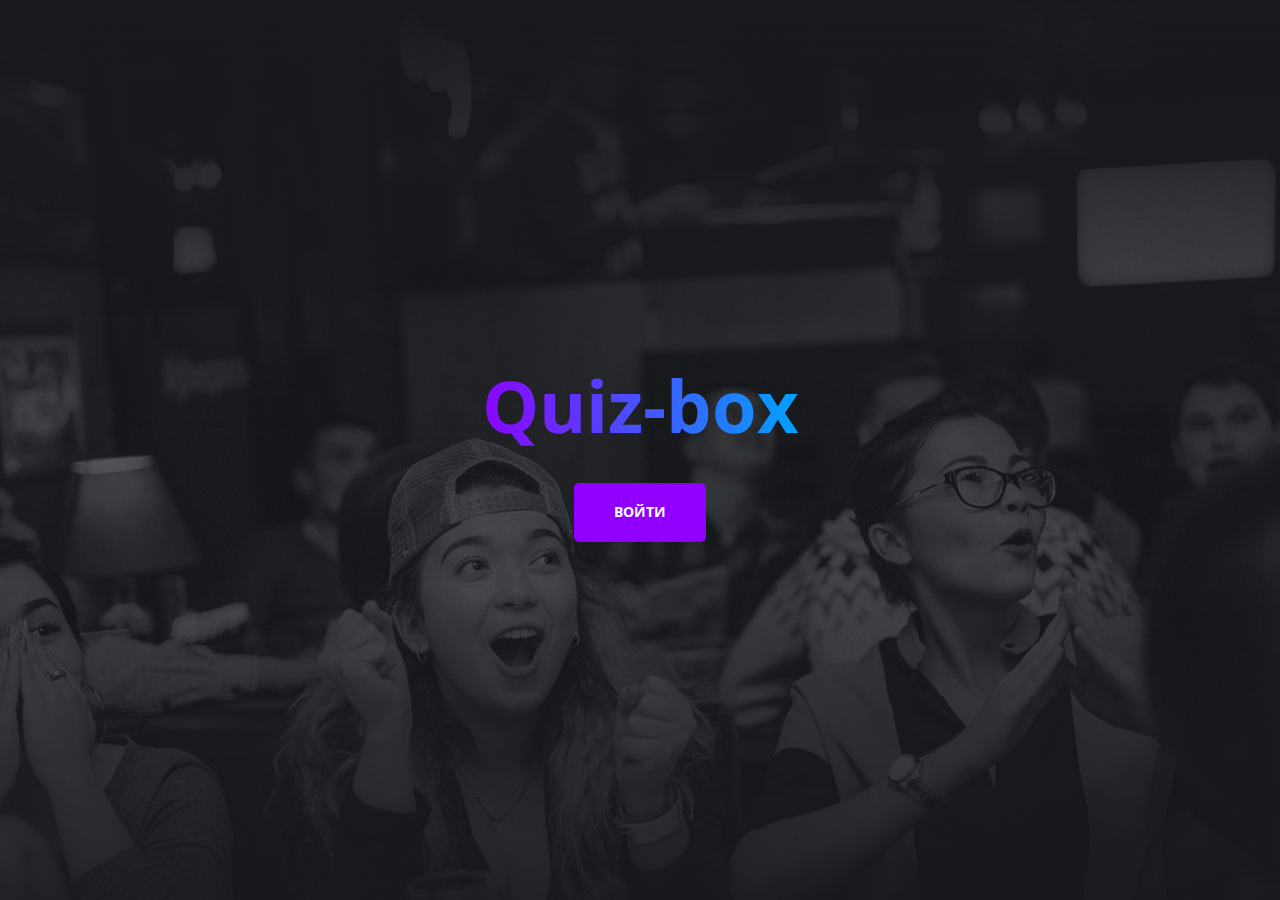
<file: index.html>
<!DOCTYPE html>
<html lang="en">
<head>
    <meta charset="UTF-8">
    <meta http-equiv="X-UA-Compatible" content="IE=edge">
    <meta name="viewport" content="width=device-width, initial-scale=1.0">
    <title>Приветственная страница | Quiz-box</title>
    <link rel="stylesheet" href="./style/main.css">
</head>
<body>
    <div class="wrapper wrapper--hello">
        <section class="hello">
            <h1 class="logo logo--hello">Quiz-box</h1>
            <a href="./main.html" class="button">Войти</a>
        </section>
    </div>
</body>
</html>
</file>
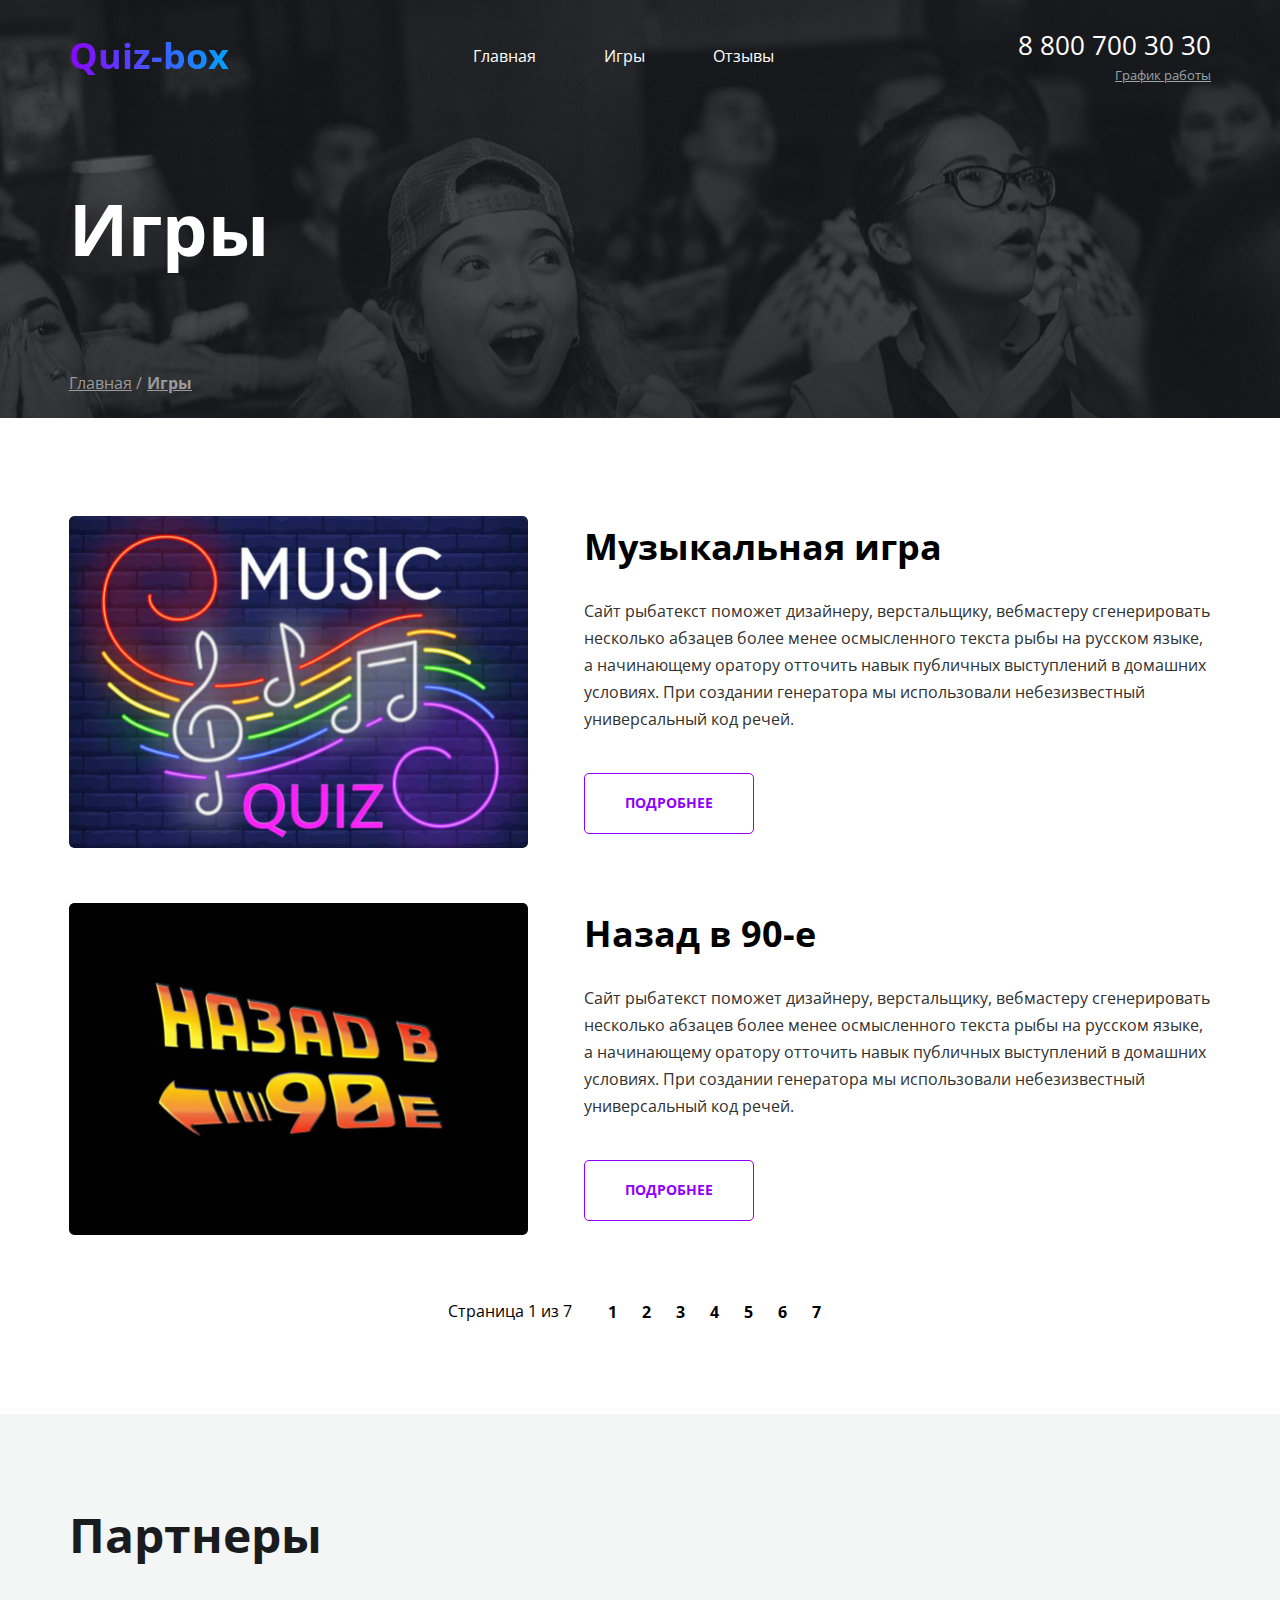
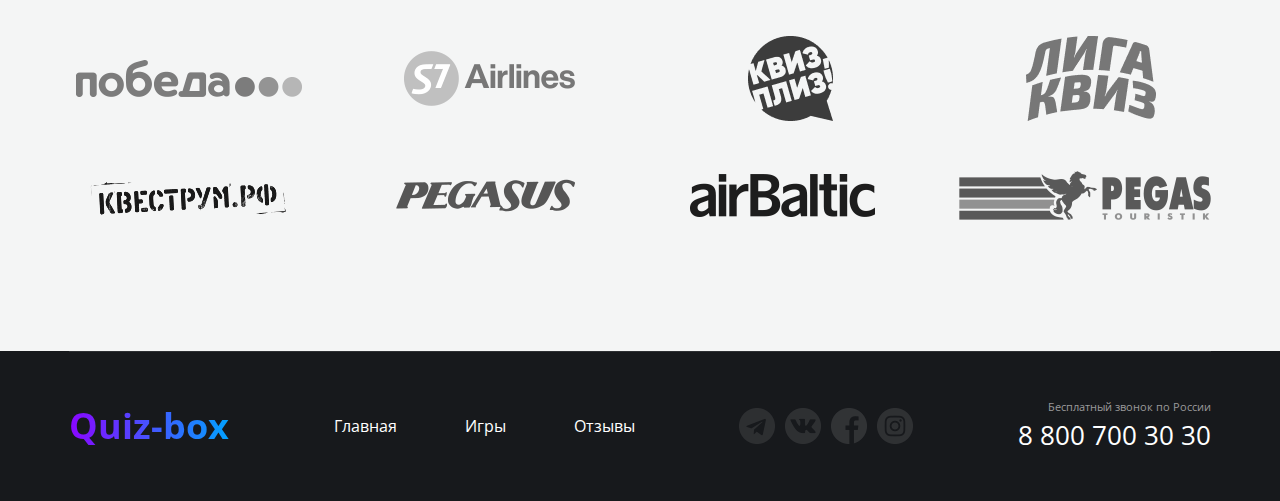
<file: games.html>
<!DOCTYPE html>
<html lang="ru">

<head>
    <meta charset="UTF-8">
    <meta http-equiv="X-UA-Compatible" content="IE=edge">
    <meta name="viewport" content="width=device-width, initial-scale=1.0">
    <title>Игры | Quiz-box</title>
    <link rel="stylesheet" href="style/main.css">
</head>

<body>
    <div class="wrapper">
        <div class="wrapper__content">
            <section class="top-line">
                <div class="container top-line__container">
                    <header class="header">
                        <a href="./main.html" class="logo">Quiz-box</a>
                        <nav class="menu">
                            <ul class="menu__list">
                                <li class="menu__item"><a href="./main.html" class="menu__link">Главная</a></li>
                                <li class="menu__item"><a href="./games.html" class="menu__link">Игры</a></li>
                                <li class="menu__item"><a href="./reviews.html" class="menu__link">Отзывы</a></li>
                            </ul>
                        </nav>
                        <address class="contacts">
                            <a href="tel:88007003030" class="contacts__number">8 800 700 30 30</a>
                            <div class="contacts__dropdown">
                                <div class="contacts__dropdown-title">График работы</div>
                                <div class="contacts__dropdown-desc">
                                    <p>
                                        <span class="contacts__dropdown-desc--bold">пн-вс: 09:00 - 20:00</span>
                                    </p>
                                    <p>
                                        Обед: 14:00-14:30
                                    </p>
                                </div>
                            </div>
                        </address>
                    </header>
                    <h1 class="top-line__title">Игры</h1>
                    <nav class="breadcrumbs">
                        <ul class="breadcrumbs__list">
                            <li class="breadcrumbs__item"><a href="./main.html" class="breadcrumbs__link">Главная</a>
                            </li>
                            <li class="breadcrumbs__item"><a href="./games.html"
                                    class="breadcrumbs__link breadcrumbs__link--active">Игры</a></li>
                        </ul>
                    </nav>
                </div>
            </section>

            <main class="page-content">
                <section class="games">
                    <div class="container">
                        <ul class="games__list">
                            <li class="game games__item">
                                <div class="game__img">
                                    <img src="img/games/game-1.png" alt="Picture Music Quiz" class="game__pic">
                                </div>
                                <div class="game__content">
                                    <h2 class="game__title">Музыкальная игра</h2>
                                    <div class="game__desc">
                                        <p>Сайт рыбатекст поможет дизайнеру, верстальщику, вебмастеру сгенерировать несколько абзацев более менее осмысленного текста рыбы на русском языке, а начинающему оратору отточить навык публичных выступлений в домашних условиях. При создании генератора мы использовали небезизвестный универсальный код речей.</p>
                                    </div>
                                    <a href="" class="button button--game">Подробнее</a>
                                </div>
                            </li>
                            <li class="game games__item">
                                <div class="game__img">
                                    <img src="img/games/game-2.png" alt="Picture Back to the 90" class="game__pic">
                                </div>
                                <div class="game__content">
                                    <h2 class="game__title">Назад в 90-е</h2>
                                    <div class="game__desc">
                                        <p>Сайт рыбатекст поможет дизайнеру, верстальщику, вебмастеру сгенерировать несколько абзацев более менее осмысленного текста рыбы на русском языке, а начинающему оратору отточить навык публичных выступлений в домашних условиях. При создании генератора мы использовали небезизвестный универсальный код речей.</p>
                                    </div>
                                    <a href="" class="button button--game">Подробнее</a>
                                </div>
                            </li>
                        </ul>
                        <div class="paginator">
                            <span class="paginator__display">Страница 1 из 7</span>
                            <ul class="paginator__list">
                                <li class="paginator__item">1</li>
                                <li class="paginator__item">2</li>
                                <li class="paginator__item">3</li>
                                <li class="paginator__item">4</li>
                                <li class="paginator__item">5</li>
                                <li class="paginator__item">6</li>
                                <li class="paginator__item">7</li>
                            </ul>
                        </div>
                    </div>
                </section>
                <section class="partners">
                    <div class="container">
                        <h2 class="partners__title">Партнеры</h2>
                        <ul class="partners__list">
                            <li class="partners__item"><a href="#" class="partners__link"><img src="./img/games/partners-logo/pobeda.png" alt="Logo Winner" class="partners__logo"></a></li>
                            <li class="partners__item"><a href="#" class="partners__link"><img src="./img/games/partners-logo/s7.png" alt="Logo S7 Airlines" class="partners__logo"></a></li>
                            <li class="partners__item"><a href="#" class="partners__link"><img src="./img/games/partners-logo/Vector.png" alt="Logo Quiz-Please!" class="partners__logo"></a></li>
                            <li class="partners__item"><a href="#" class="partners__link"><img src="./img/games/partners-logo/league_quiz.png" alt="Logo League Quiz" class="partners__logo"></a></li>
                            <li class="partners__item"><a href="#" class="partners__link"><img src="./img/games/partners-logo/questroom.png" alt="Logo questroom.rf" class="partners__logo"></a></li>
                            <li class="partners__item"><a href="#" class="partners__link"><img src="./img/games/partners-logo/pegasus.png" alt="Logo Pegasus" class="partners__logo"></a></li>
                            <li class="partners__item"><a href="#" class="partners__link"><img src="./img/games/partners-logo/airbaltic.png" alt="logo airBaltic" class="partners__logo"></a></li>
                            <li class="partners__item"><a href="#" class="partners__link"><img src="./img/games/partners-logo/pegas.png" alt="Logo Pegas" class="partners__logo"></a></li>
                        </ul>
                    </div>
                </section>
            </main>

        </div>

        <footer class="footer">
            <div class="container footer__container">
                <a href="./main.html" class="logo">Quiz-box</a>
                <nav class="menu">
                    <ul class="menu__list">
                        <li class="menu__item"><a href="./main.html" class="menu__link">Главная</a></li>
                        <li class="menu__item"><a href="./games.html" class="menu__link">Игры</a></li>
                        <li class="menu__item"><a href="./reviews.html" class="menu__link">Отзывы</a></li>
                    </ul>
                </nav>
                <div class="social">
                    <ul class="social__list">
                        <li class="social__item"><a href="#" class="social__link social__link--telegram"></a></li>
                        <li class="social__item"><a href="#" class="social__link social__link--vk"></a></li>
                        <li class="social__item"><a href="#" class="social__link social__link--facebook"></a></li>
                        <li class="social__item"><a href="#" class="social__link social__link--instagram"></a></li>
                    </ul>
                </div>
                <address class="contacts">
                    <div class="contacts__info">Бесплатный звонок по России</div>
                    <a href="tel:88007003030" class="contacts__number">8 800 700 30 30</a>
                </address>
            </div>
        </footer>

    </div>

</body>

</html>
</file>
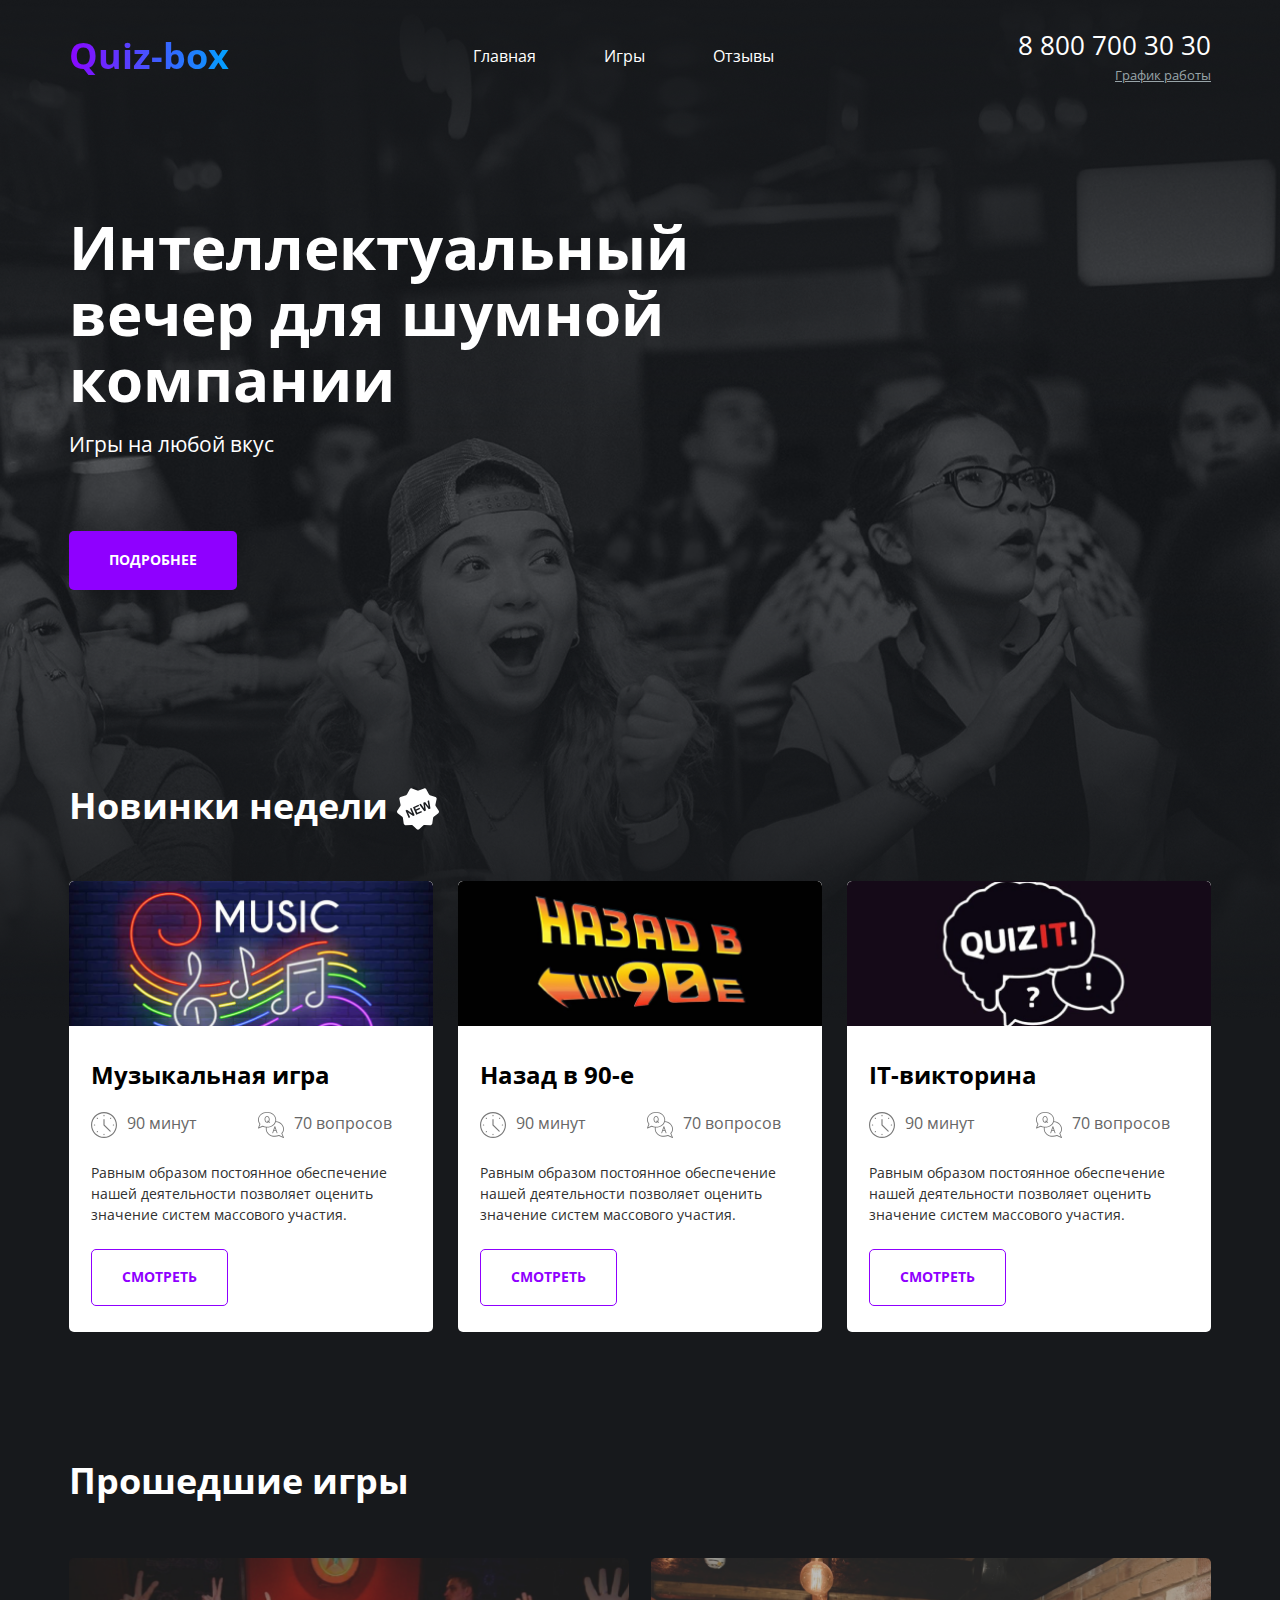
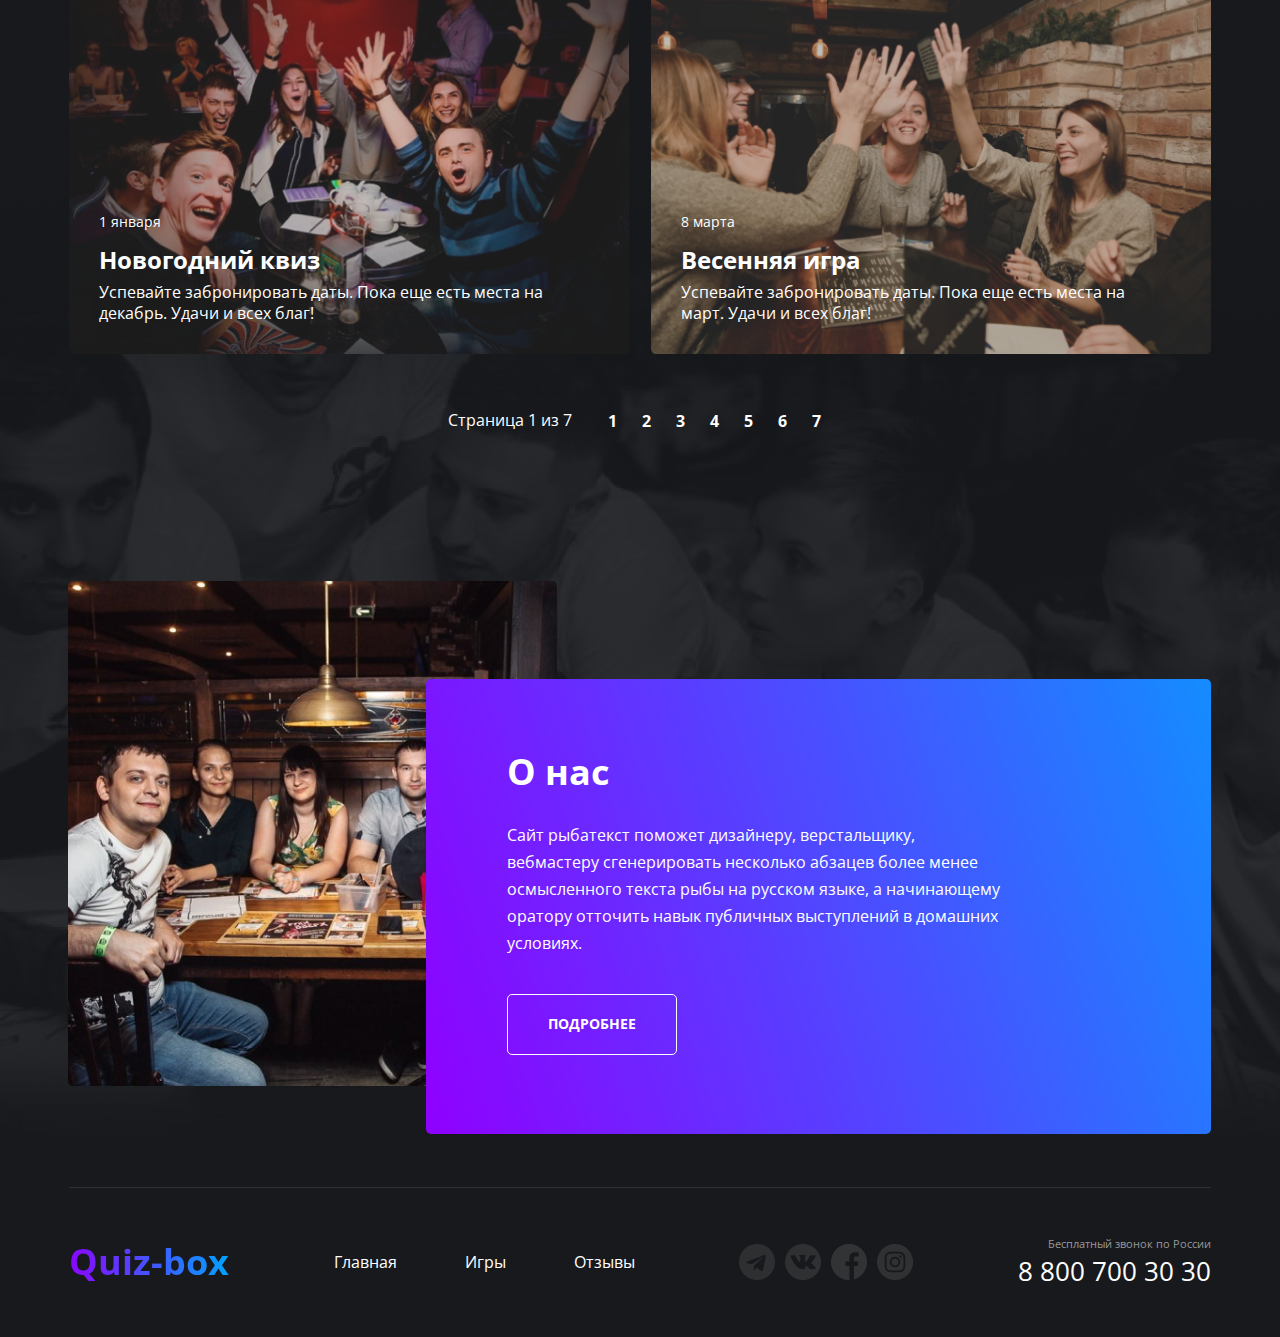
<file: main.html>
<!DOCTYPE html>
<html lang="ru">

<head>
    <meta charset="UTF-8">
    <meta http-equiv="X-UA-Compatible" content="IE=edge">
    <meta name="viewport" content="width=device-width, initial-scale=1.0">
    <title>Интеллектуальный вечер для шумной компании | Quiz-box</title>
    <link rel="stylesheet" href="style/main.css">
</head>

<body>
    <div class="wrapper wrapper--main">
        <div class="wrapper__content">
            <section class="hero">
                <div class="container hero__container">
                    <header class="header">
                        <a href="./main.html" class="logo">Quiz-box</a>
                        <nav class="menu">
                            <ul class="menu__list">
                                <li class="menu__item"><a href="./main.html" class="menu__link">Главная</a></li>
                                <li class="menu__item"><a href="./games.html" class="menu__link">Игры</a></li>
                                <li class="menu__item"><a href="./reviews.html" class="menu__link">Отзывы</a></li>
                            </ul>
                        </nav>
                        <address class="contacts">
                            <a href="tel:88007003030" class="contacts__number">8 800 700 30 30</a>
                            <div class="contacts__dropdown">
                                <div class="contacts__dropdown-title">График работы</div>
                                <div class="contacts__dropdown-desc">
                                    <p>
                                        <span class="contacts__dropdown-desc--bold">пн-вс: 09:00 - 20:00</span>
                                    </p>
                                    <p>
                                        Обед: 14:00-14:30
                                    </p>
                                </div>
                            </div>
                        </address>
                    </header>
                    <div class="hero__content">
                        <h1 class="hero__title">Интеллектуальный вечер для шумной компании</h1>
                        <h2 class="hero__subtitle">Игры на любой вкус</h2>
                        <a href="#" class="button">Подробнее</a>
                    </div>
                </div>
            </section>

            <main class="page-content">
                <section class="newest">
                    <div class="container">
                        <h2 class="title title--new">Новинки недели</h2>
                        <ul class="cards">
                            <li class="card cards__item">
                                <img src="./img/main/thumb-1.png" alt="Thumb Music Quiz" class="card__thumb">
                                <div class="card__content">
                                    <h3 class="card__title">Музыкальная игра</h3>
                                    <ul class="card__metas">
                                        <li class="card__meta card__meta--time">90 минут</li>
                                        <li class="card__meta card__meta--qa">70 вопросов</li>
                                    </ul>
                                    <div class="card__desc">
                                        <p>
                                            Равным образом постоянное обеспечение нашей деятельности позволяет оценить значение систем массового участия.
                                        </p>
                                    </div>
                                    <a href="#" class="button button--empty">смотреть</a>
                                </div>
                            </li>
                            <li class="card cards__item">
                                <img src="./img/main/thumb-2.png" alt="Thumb Back to the 90" class="card__thumb">
                                <div class="card__content">
                                    <h3 class="card__title">Назад в 90-е</h3>
                                    <ul class="card__metas">
                                        <li class="card__meta card__meta--time">90 минут</li>
                                        <li class="card__meta card__meta--qa">70 вопросов</li>
                                    </ul>
                                    <div class="card__desc">
                                        <p>
                                            Равным образом постоянное обеспечение нашей деятельности позволяет оценить значение систем массового участия.
                                        </p>
                                    </div>
                                    <a href="#" class="button button--empty">смотреть</a>
                                </div>
                            </li>
                            <li class="card cards__item">
                                <img src="./img/main/thumb-3.png" alt="Thumb IT-Quiz" class="card__thumb">
                                <div class="card__content">
                                    <h3 class="card__title">IT-викторина</h3>
                                    <ul class="card__metas">
                                        <li class="card__meta card__meta--time">90 минут</li>
                                        <li class="card__meta card__meta--qa">70 вопросов</li>
                                    </ul>
                                    <div class="card__desc">
                                        <p>
                                            Равным образом постоянное обеспечение нашей деятельности позволяет оценить значение систем массового участия.
                                        </p>
                                    </div>
                                    <a href="#" class="button button--empty">смотреть</a>
                                </div>
                            </li>
                        </ul>
                    </div>
                </section>

                <section class="completed">
                    <div class="container">
                        <h2 class="title title--completed">Прошедшие игры</h2>
                        <ul class="completed__list">
                            <li class="completed__item">
                                <img src="./img/main/completed-1.png" alt="New-Year Quiz" class="completed__img">
                                <div class="completed__content">
                                    <div class="completed__meta">1 января</div>
                                    <h3 class="completed__title">Новогодний квиз</h3>
                                    <div class="completed__desc">
                                        <p>
                                            Успевайте забронировать даты. Пока еще есть места на декабрь. Удачи и всех благ!
                                        </p>
                                    </div>
                                </div>
                            </li>
                            <li class="completed__item">
                                <img src="./img/main/completed-2.png" alt="Spring game quiz" class="completed__img">
                                <div class="completed__content">
                                    <div class="completed__meta">8 марта</div>
                                    <h3 class="completed__title">Весенняя игра</h3>
                                    <div class="completed__desc">
                                        <p>
                                            Успевайте забронировать даты. Пока еще есть места на март. Удачи и всех благ!
                                        </p>
                                    </div>
                                </div>
                            </li>
                        </ul>

                        <div class="paginator">
                            <span class="paginator__display">Страница 1 из 7</span>
                            <ul class="paginator__list">
                                <li class="paginator__item">1</li>
                                <li class="paginator__item">2</li>
                                <li class="paginator__item">3</li>
                                <li class="paginator__item">4</li>
                                <li class="paginator__item">5</li>
                                <li class="paginator__item">6</li>
                                <li class="paginator__item">7</li>
                            </ul>
                        </div>
                    </div>
                </section>

                <section class="about">
                    <div class="container about__container">
                        <div class="about__box">
                            <div class="about__content">
                                <h2 class="title title--about">О нас</h2>
                                <div class="about__desc">
                                    <p>
                                        Сайт рыбатекст поможет дизайнеру, верстальщику, вебмастеру сгенерировать несколько абзацев более менее осмысленного текста рыбы на русском языке, а начинающему оратору отточить навык публичных выступлений в домашних условиях.
                                    </p>
                                </div>
                                <a href="#" class="button button--white">Подробнее</a>
                            </div>
                        </div>
                    </div>
                </section>

            </main>
        </div>


        <footer class="footer">
            <div class="container footer__container">
                <a href="./main.html" class="logo">Quiz-box</a>
                <nav class="menu">
                    <ul class="menu__list">
                        <li class="menu__item"><a href="./main.html" class="menu__link">Главная</a></li>
                        <li class="menu__item"><a href="./games.html" class="menu__link">Игры</a></li>
                        <li class="menu__item"><a href="./reviews.html" class="menu__link">Отзывы</a></li>
                    </ul>
                </nav>
                <div class="social">
                    <ul class="social__list">
                        <li class="social__item"><a href="#" class="social__link social__link--telegram"></a></li>
                        <li class="social__item"><a href="#" class="social__link social__link--vk"></a></li>
                        <li class="social__item"><a href="#" class="social__link social__link--facebook"></a></li>
                        <li class="social__item"><a href="#" class="social__link social__link--instagram"></a></li>
                    </ul>
                </div>
                <address class="contacts">
                    <div class="contacts__info">Бесплатный звонок по России</div>
                    <a href="tel:88007003030" class="contacts__number">8 800 700 30 30</a>
                </address>
            </div>
        </footer>
    </div>
</body>

</html>
</file>
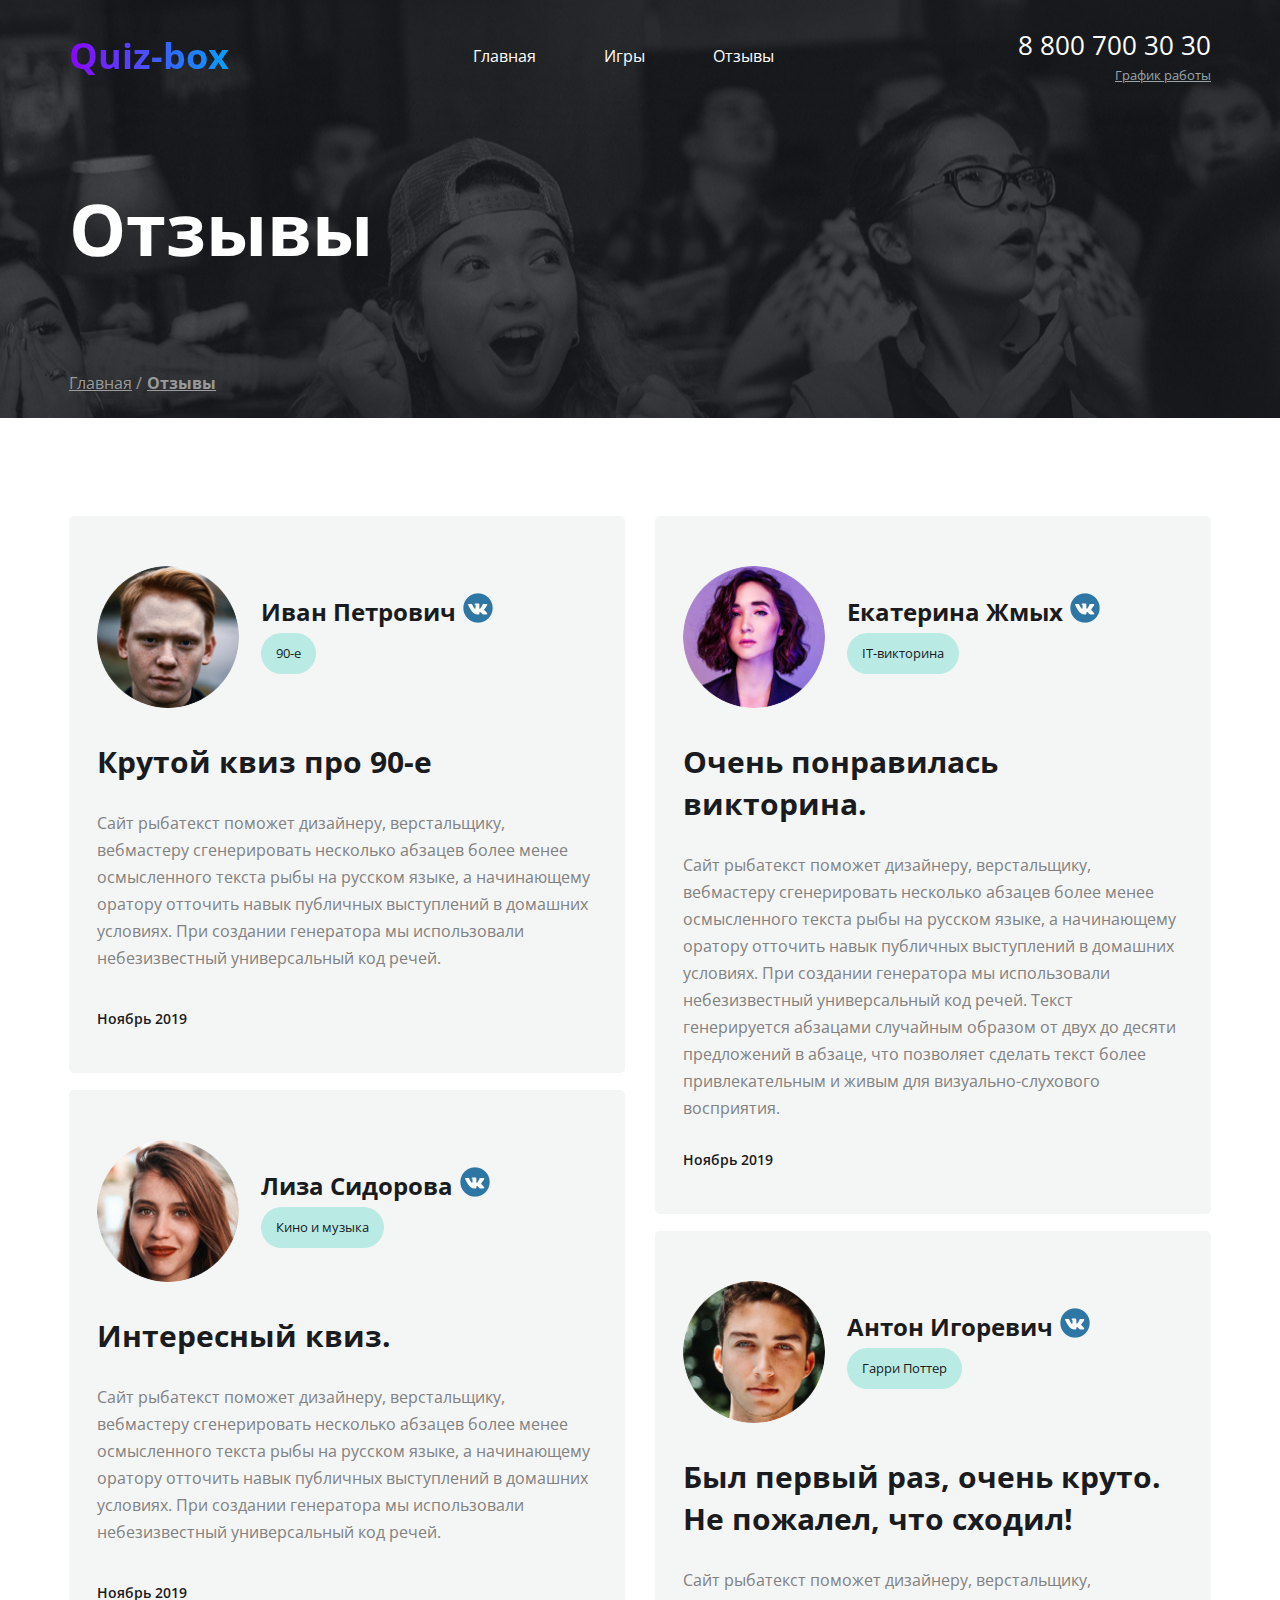
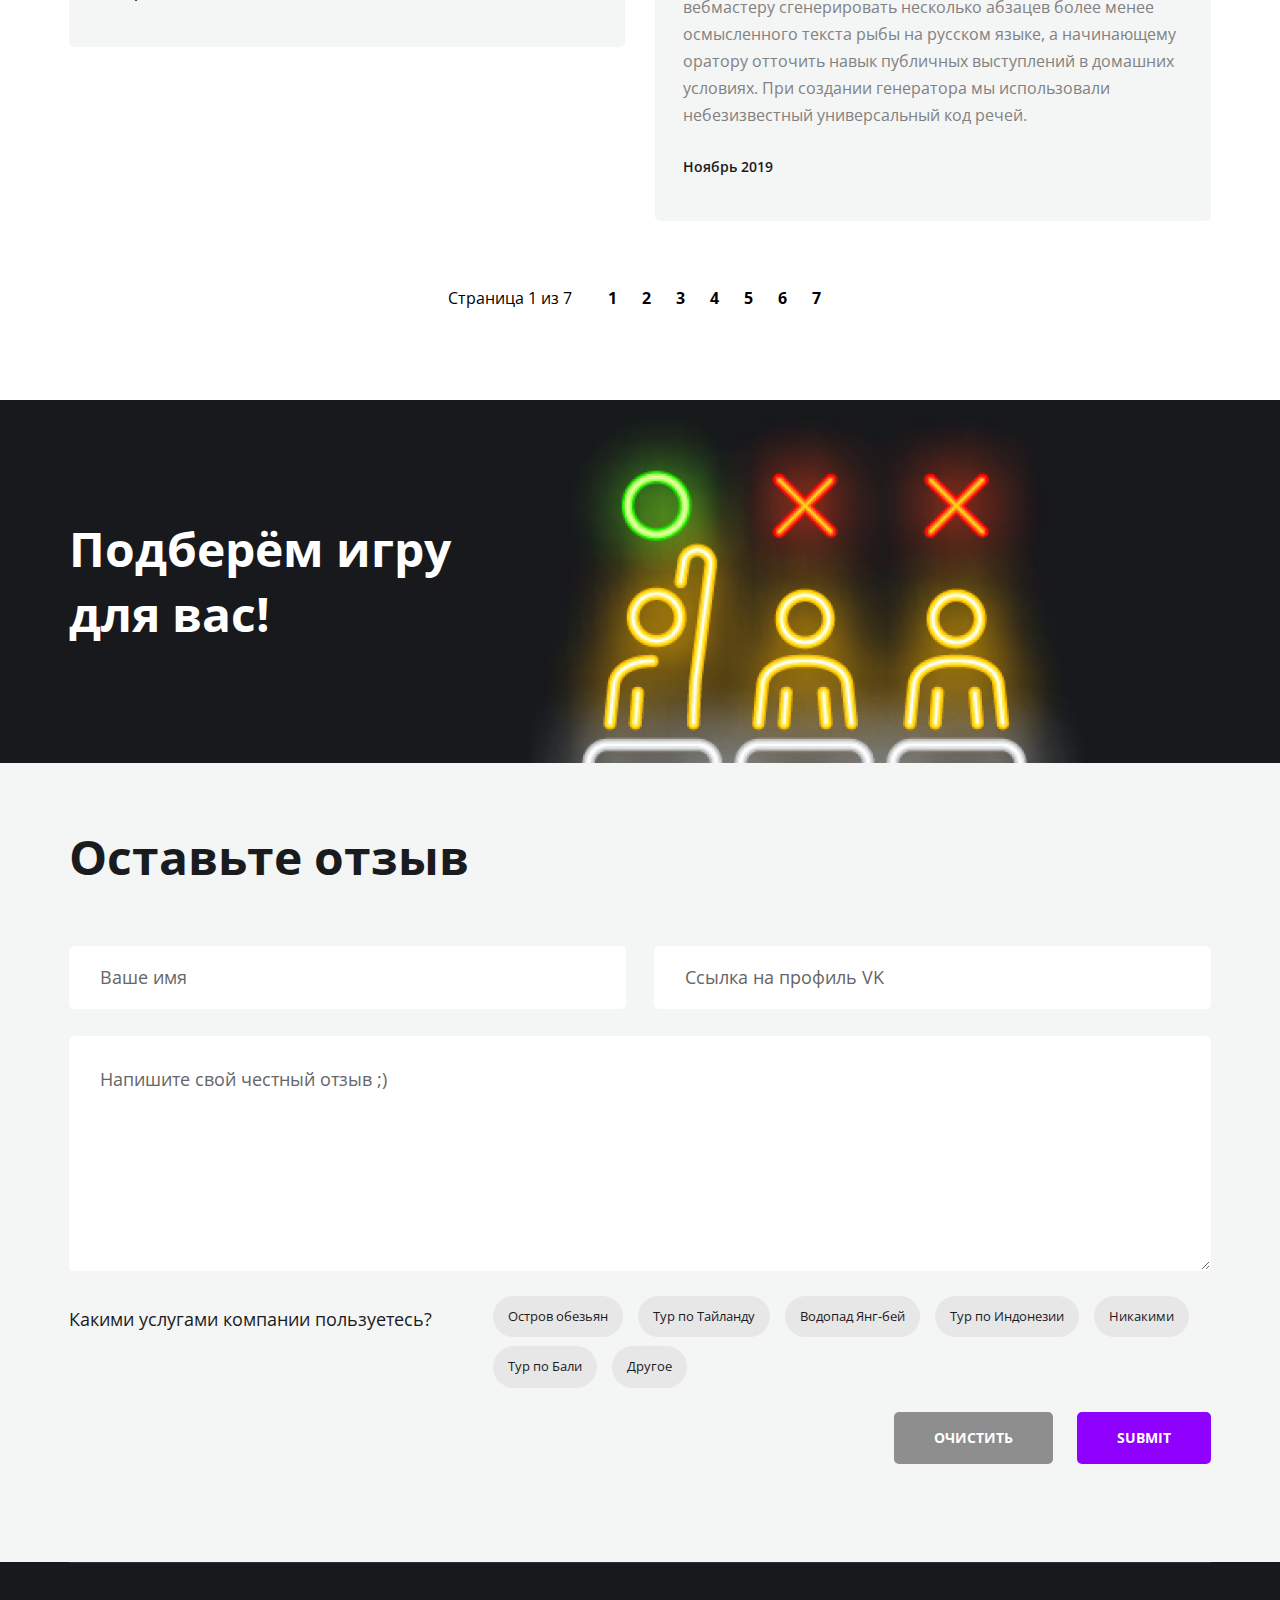
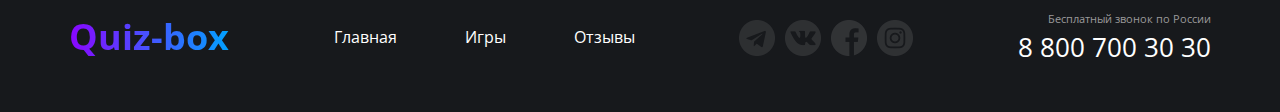
<file: reviews.html>
<!DOCTYPE html>
<html lang="ru">

<head>
    <meta charset="UTF-8">
    <meta http-equiv="X-UA-Compatible" content="IE=edge">
    <meta name="viewport" content="width=device-width, initial-scale=1.0">
    <title>Игры | Quiz-box</title>
    <link rel="stylesheet" href="style/main.css">
</head>

<body>
    <div class="wrapper">
        <div class="wrapper__content">
            <section class="top-line">
                <div class="container top-line__container">
                    <header class="header">
                        <a href="./main.html" class="logo">Quiz-box</a>
                        <nav class="menu">
                            <ul class="menu__list">
                                <li class="menu__item"><a href="./main.html" class="menu__link">Главная</a></li>
                                <li class="menu__item"><a href="./games.html" class="menu__link">Игры</a></li>
                                <li class="menu__item"><a href="./reviews.html" class="menu__link">Отзывы</a></li>
                            </ul>
                        </nav>
                        <address class="contacts">
                            <a href="tel:88007003030" class="contacts__number">8 800 700 30 30</a>
                            <div class="contacts__dropdown">
                                <div class="contacts__dropdown-title">График работы</div>
                                <div class="contacts__dropdown-desc">
                                    <p>
                                        <span class="contacts__dropdown-desc--bold">пн-вс: 09:00 - 20:00</span>
                                    </p>
                                    <p>
                                        Обед: 14:00-14:30
                                    </p>
                                </div>
                            </div>
                        </address>
                    </header>
                    <h1 class="top-line__title">Отзывы</h1>
                    <nav class="breadcrumbs">
                        <ul class="breadcrumbs__list">
                            <li class="breadcrumbs__item"><a href="./main.html" class="breadcrumbs__link">Главная</a>
                            </li>
                            <li class="breadcrumbs__item"><a href="./reviews.html"
                                    class="breadcrumbs__link breadcrumbs__link--active">Отзывы</a></li>
                        </ul>
                    </nav>
                </div>
            </section>

            <main class="page-content">
                <section class="review">
                    <div class="container review__container">
                        <h2 class="review__title" area-hidden="true">Отзывы пользователей</h2>
                        <ul class="reviews__list">

                            <li class="feedback reviews__item">
                                <div class="feedback__header">
                                    <div class="feedback__header-left">
                                        <img src="./img/reviews/avatar-ivan.png" alt="Photo Ivan Petrovich" class="feedback__avatar">
                                    </div>
                                    <div class="feedback__header-right">
                                        <a href="#" class="feedback__name feedback__name--vk">Иван Петрович</a>
                                        <ul class="feedback__tags">
                                            <li class="feedback__tag tag tag--active">90-е</li>
                                        </ul>
                                    </div>
                                </div>
                                <h3 class="feedback__title">Крутой квиз про 90-е</h3>
                                <div class="feedback__desc">
                                    <p>
                                        Сайт рыбатекст поможет дизайнеру, верстальщику, вебмастеру сгенерировать несколько абзацев более менее осмысленного текста рыбы на русском языке, а начинающему оратору отточить навык публичных выступлений в домашних условиях. При создании генератора мы использовали небезизвестный универсальный код речей.
                                    </p>
                                </div>
                                <div class="feedback__meta">Ноябрь 2019</div>
                            </li>

                            <li class="feedback reviews__item">
                                <div class="feedback__header">
                                    <div class="feedback__header-left">
                                        <img src="./img/reviews/avatar-liza.png" alt="Photo Liza Sidorova" class="feedback__avatar">
                                    </div>
                                    <div class="feedback__header-right">
                                        <a href="#" class="feedback__name feedback__name--vk">Лиза Сидорова</a>
                                        <ul class="feedback__tags">
                                            <li class="feedback__tag tag tag--active">Кино и музыка</li>
                                        </ul>
                                    </div>
                                </div>
                                <h3 class="feedback__title">Интересный квиз.</h3>
                                <div class="feedback__desc">
                                    <p>
                                        Сайт рыбатекст поможет дизайнеру, верстальщику, вебмастеру сгенерировать несколько абзацев более менее осмысленного текста рыбы на русском языке, а начинающему оратору отточить навык публичных выступлений в домашних условиях. При создании генератора мы использовали небезизвестный универсальный код речей. 
                                    </p>
                                </div>
                                <div class="feedback__meta">Ноябрь 2019</div>
                            </li>

                            <li class="feedback reviews__item">
                                <div class="feedback__header">
                                    <div class="feedback__header-left">
                                        <img src="./img/reviews/avatar-ekaterina.png" alt="Photo Ekaterina Zhmik" class="feedback__avatar">
                                    </div>
                                    <div class="feedback__header-right">
                                        <a href="#" class="feedback__name feedback__name--vk">Екатерина Жмых</a>
                                        <ul class="feedback__tags">
                                            <li class="feedback__tag tag tag--active">IT-викторина</li>
                                        </ul>
                                    </div>
                                </div>
                                <h3 class="feedback__title">Очень понравилась викторина.</h3>
                                <div class="feedback__desc">
                                    <p>
                                        Сайт рыбатекст поможет дизайнеру, верстальщику, вебмастеру сгенерировать несколько абзацев более менее осмысленного текста рыбы на русском языке, а начинающему оратору отточить навык публичных выступлений в домашних условиях. При создании генератора мы использовали небезизвестный универсальный код речей. Текст генерируется абзацами случайным образом от двух до десяти предложений в абзаце, что позволяет сделать текст более привлекательным и живым для визуально-слухового восприятия.
                                    </p>
                                </div>
                                <div class="feedback__meta">Ноябрь 2019</div>
                            </li>

                            

                            <li class="feedback reviews__item">
                                <div class="feedback__header">
                                    <div class="feedback__header-left">
                                        <img src="./img/reviews/avatar-anton.png" alt="user" class="feedback__avatar">
                                    </div>
                                    <div class="feedback__header-right">
                                        <a href="#" class="feedback__name feedback__name--vk">Антон Игоревич</a>
                                        <ul class="feedback__tags">
                                            <li class="feedback__tag tag tag--active">Гарри Поттер</li>
                                        </ul>
                                    </div>
                                </div>
                                <h3 class="feedback__title">Был первый раз, очень круто. Не пожалел, что сходил!</h3>
                                <div class="feedback__desc">
                                    <p>
                                        Сайт рыбатекст поможет дизайнеру, верстальщику, вебмастеру сгенерировать несколько абзацев более менее осмысленного текста рыбы на русском языке, а начинающему оратору отточить навык публичных выступлений в домашних условиях. При создании генератора мы использовали небезизвестный универсальный код речей.
                                    </p>
                                </div>
                                <div class="feedback__meta">Ноябрь 2019</div>
                            </li>



                        </ul>

                        <div class="paginator">
                            <span class="paginator__display">Страница 1 из 7</span>
                            <ul class="paginator__list">
                                <li class="paginator__item">1</li>
                                <li class="paginator__item">2</li>
                                <li class="paginator__item">3</li>
                                <li class="paginator__item">4</li>
                                <li class="paginator__item">5</li>
                                <li class="paginator__item">6</li>
                                <li class="paginator__item">7</li>
                            </ul>
                        </div>
                    </div>

                </section>
                
                <section class="banner">
                    <div class="container banner__container">
                        <h2 class="banner__title">Подберём игру для вас!</h2>
                    </div>
                </section>
            
                <section class="form-get">
                    <div class="container form__container">
                        <h2 class="title title--form">Оставьте отзыв</h2>

                        <form class="form">
                            <div class="form__row">
                                <input type="text" class="form__input" placeholder="Ваше имя"><input type="text" class="form__input" placeholder="Ссылка на профиль VK">
                            </div>
                            <div class="form__row">
                                <textarea class="form__input form__input--area" name="" id="" cols="30" rows="10" placeholder="Напишите свой честный отзыв ;)"></textarea>
                            </div>
                            <div class="form__controls">
                                <div class="form__controls-title">Какими услугами компании пользуетесь?</div>
                                <ul class="controls">
                                    <li class="controls__item">
                                        <label class="controls__elem">
                                            <input type="checkbox" class="controls__checkbox">
                                            <div class="controls__tag tag">Остров обезьян</div>
                                        </label>
                                    </li>
                                    <li class="controls__item">
                                        <label class="controls__elem">
                                            <input type="checkbox" class="controls__checkbox">
                                            <div class="controls__tag tag">Тур по Тайланду</div>
                                        </label>
                                    </li>
                                    <li class="controls__item">
                                        <label class="controls__elem">
                                            <input type="checkbox" class="controls__checkbox">
                                            <div class="controls__tag tag">Водопад Янг-бей</div>
                                        </label>
                                    </li>
                                    <li class="controls__item">
                                        <label class="controls__elem">
                                            <input type="checkbox" class="controls__checkbox">
                                            <div class="controls__tag tag">Тур по Индонезии</div>
                                        </label>
                                    </li>
                                    <li class="controls__item">
                                        <label class="controls__elem">
                                            <input type="checkbox" class="controls__checkbox">
                                            <div class="controls__tag tag">Никакими</div>
                                        </label>
                                    </li>
                                    <li class="controls__item">
                                        <label class="controls__elem">
                                            <input type="checkbox" class="controls__checkbox">
                                            <div class="controls__tag tag">Тур по Бали</div>
                                        </label>
                                    </li>
                                    <li class="controls__item">
                                        <label class="controls__elem">
                                            <input type="checkbox" class="controls__checkbox">
                                            <div class="controls__tag tag">Другое</div>
                                        </label>
                                    </li>
                                </ul>
                            </div>
                            <div class="form__buttons">
                                <input type="reset" class="button button--send form__button" value="Очистить">
                                <input type="submit" class="button form__button">
                            </div>
                        </form>
                    </div>
                </section>

            </main>

        </div>

        <footer class="footer">
            <div class="container footer__container">
                <a href="./main.html" class="logo">Quiz-box</a>
                <nav class="menu">
                    <ul class="menu__list">
                        <li class="menu__item"><a href="./main.html" class="menu__link">Главная</a></li>
                        <li class="menu__item"><a href="./games.html" class="menu__link">Игры</a></li>
                        <li class="menu__item"><a href="./reviews.html" class="menu__link">Отзывы</a></li>
                    </ul>
                </nav>
                <div class="social">
                    <ul class="social__list">
                        <li class="social__item"><a href="#" class="social__link social__link--telegram"></a></li>
                        <li class="social__item"><a href="#" class="social__link social__link--vk"></a></li>
                        <li class="social__item"><a href="#" class="social__link social__link--facebook"></a></li>
                        <li class="social__item"><a href="#" class="social__link social__link--instagram"></a></li>
                    </ul>
                </div>
                <address class="contacts">
                    <div class="contacts__info">Бесплатный звонок по России</div>
                    <a href="tel:88007003030" class="contacts__number">8 800 700 30 30</a>
                </address>
            </div>
        </footer>

    </div>

</body>

</html>
</file>
<file: style/main.css>
@import url('./layout/normalize.css');
@import url('https://fonts.googleapis.com/css2?family=Open+Sans:wght@400;600;700&display=swap');
@import url('./layout/base.css');

@import url('./blocks/hello.css');
@import url('./blocks/hero.css');
@import url('./blocks/header.css');
@import url('./blocks/top-line.css');
@import url('./blocks/reviews.css');
@import url('./blocks/games.css');
@import url('./blocks/newest.css');
@import url('./blocks/completed.css');
@import url('./blocks/banner.css');
@import url('./blocks/about.css');
@import url('./blocks/partners.css');
@import url('./blocks/form.css');
@import url('./blocks/footer.css');
</file>
